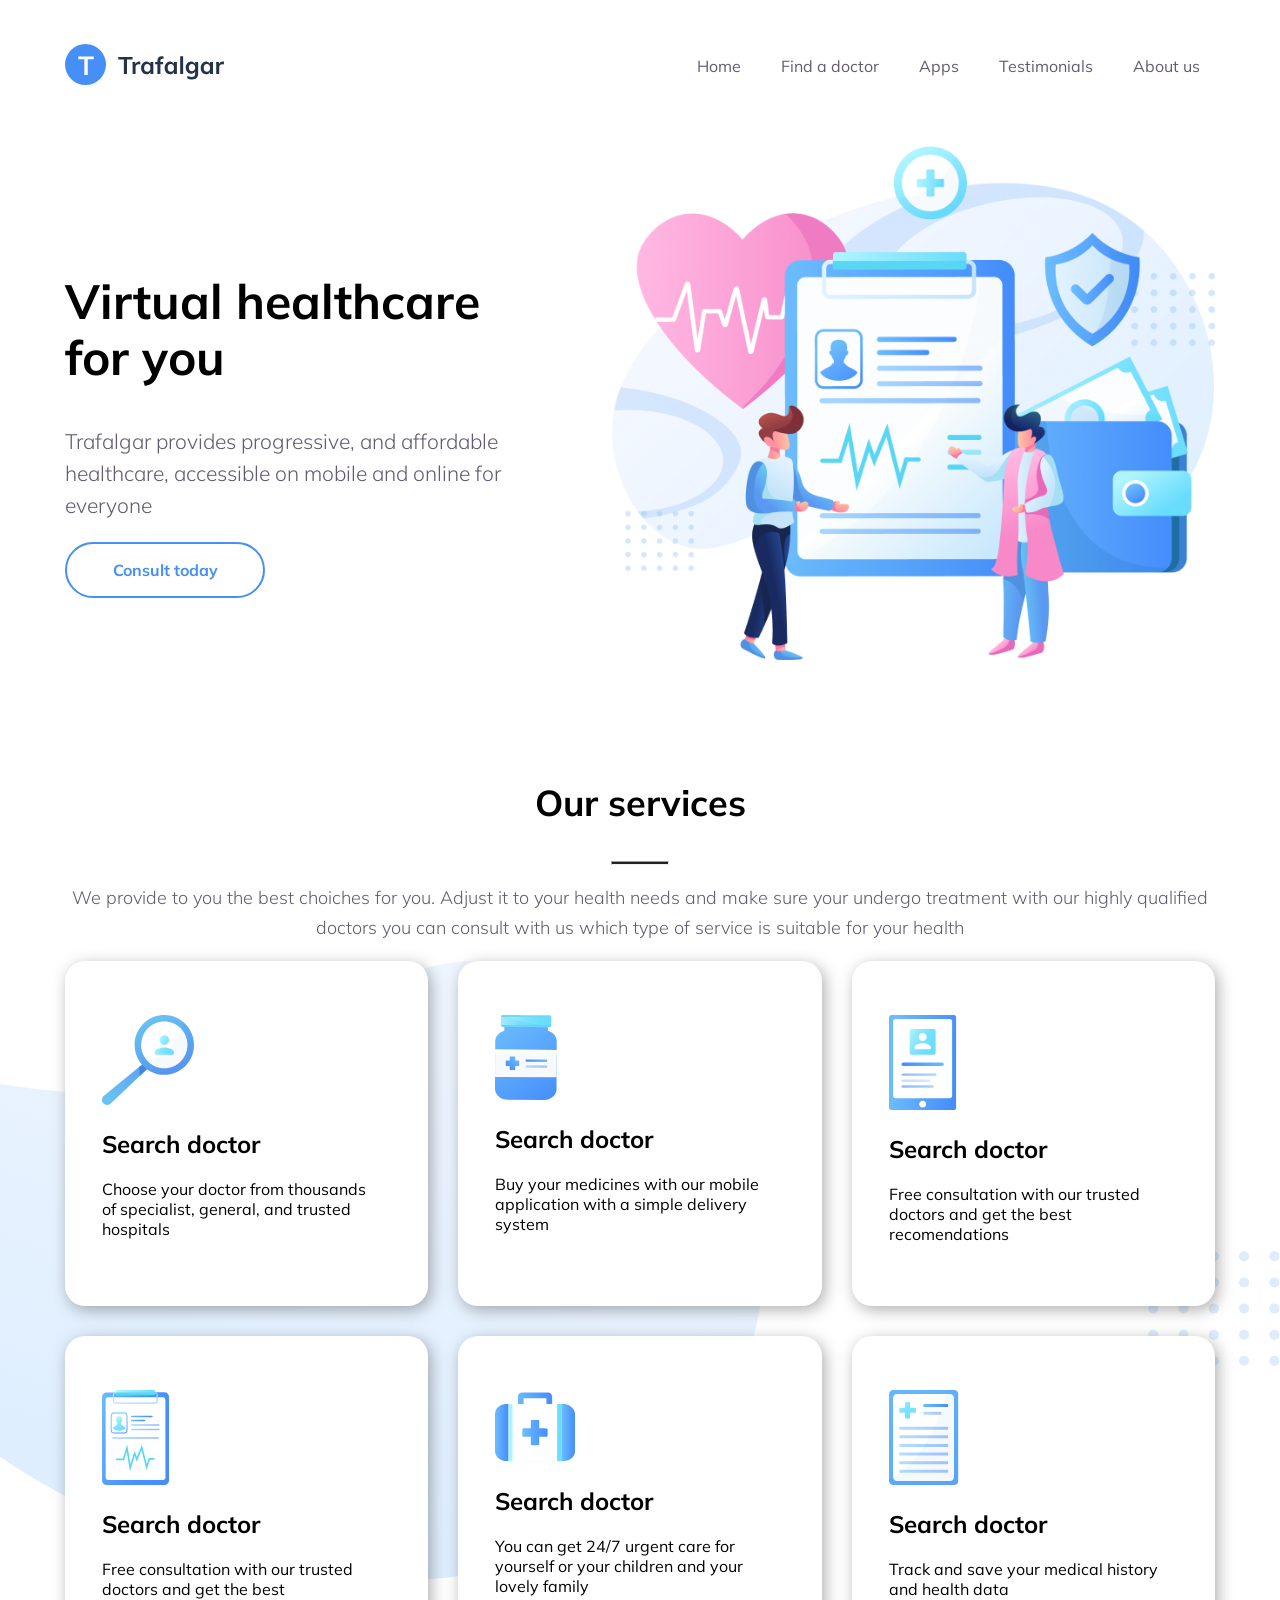
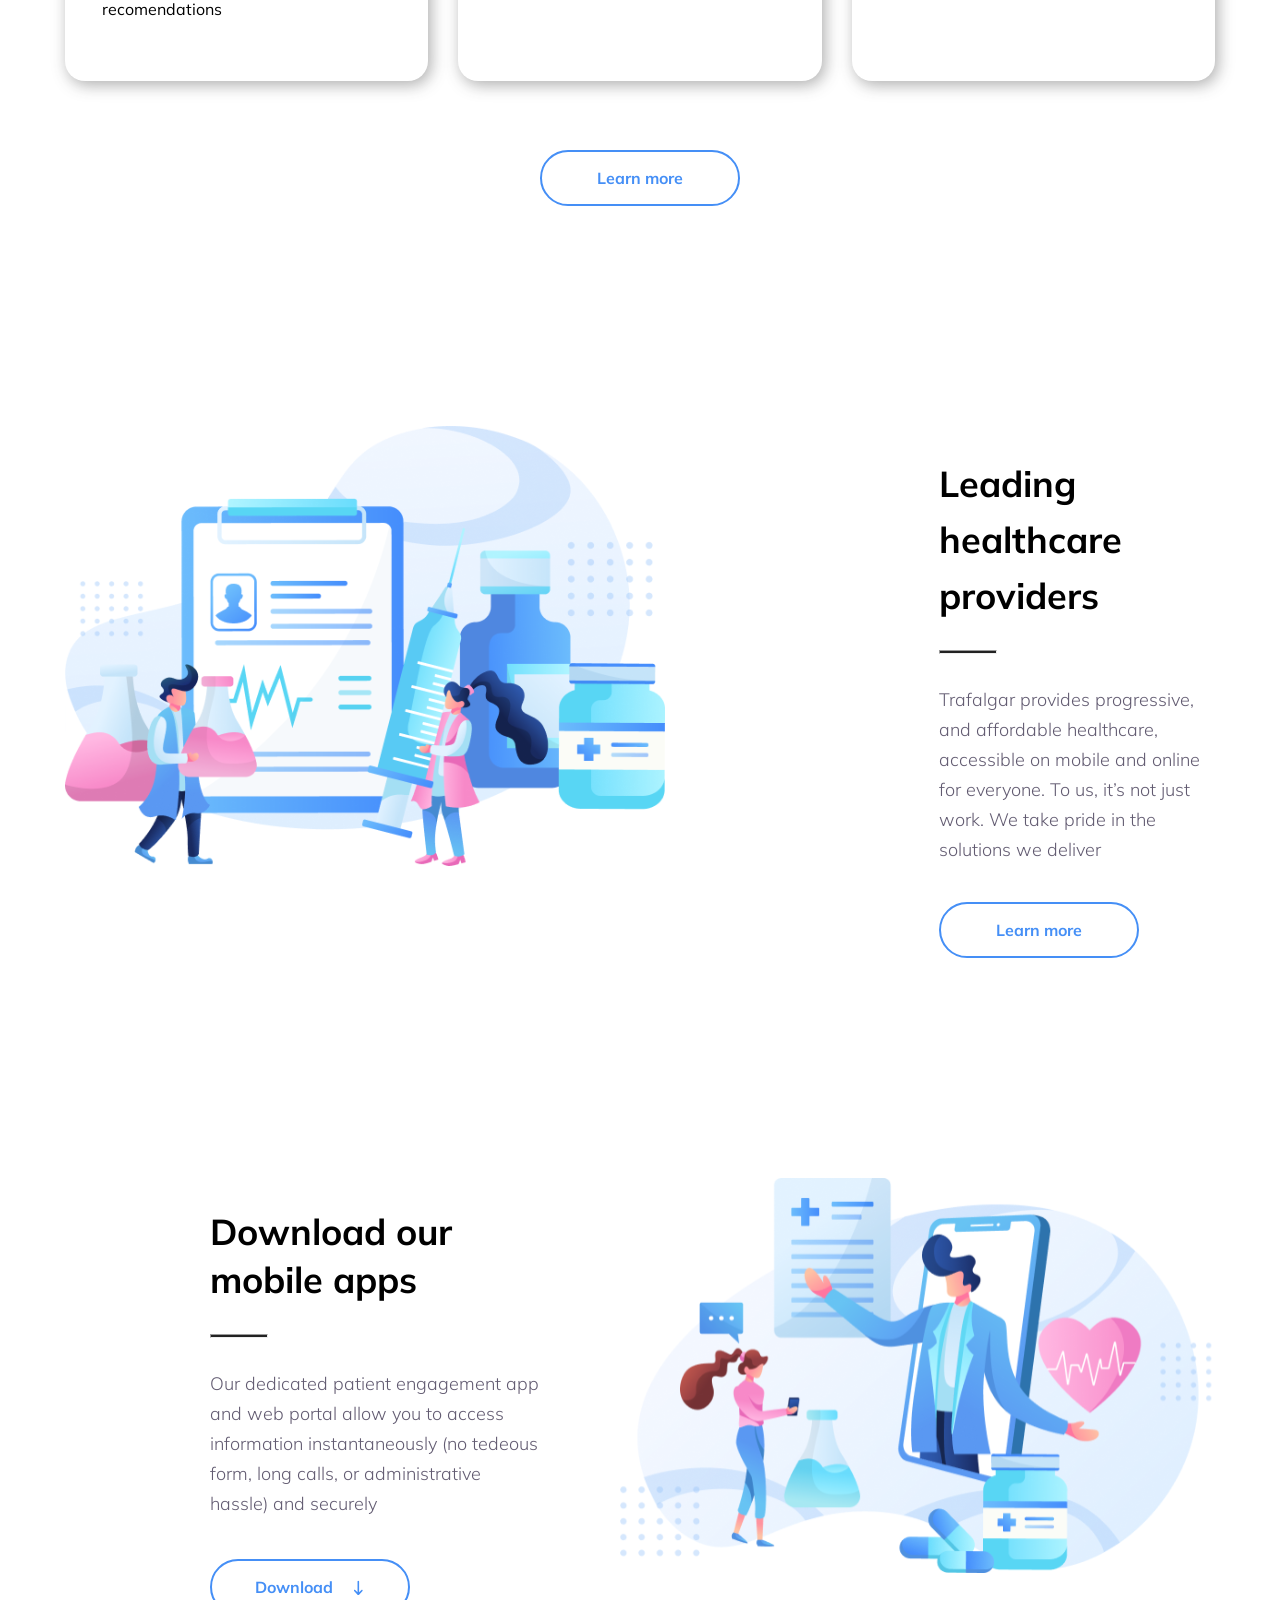
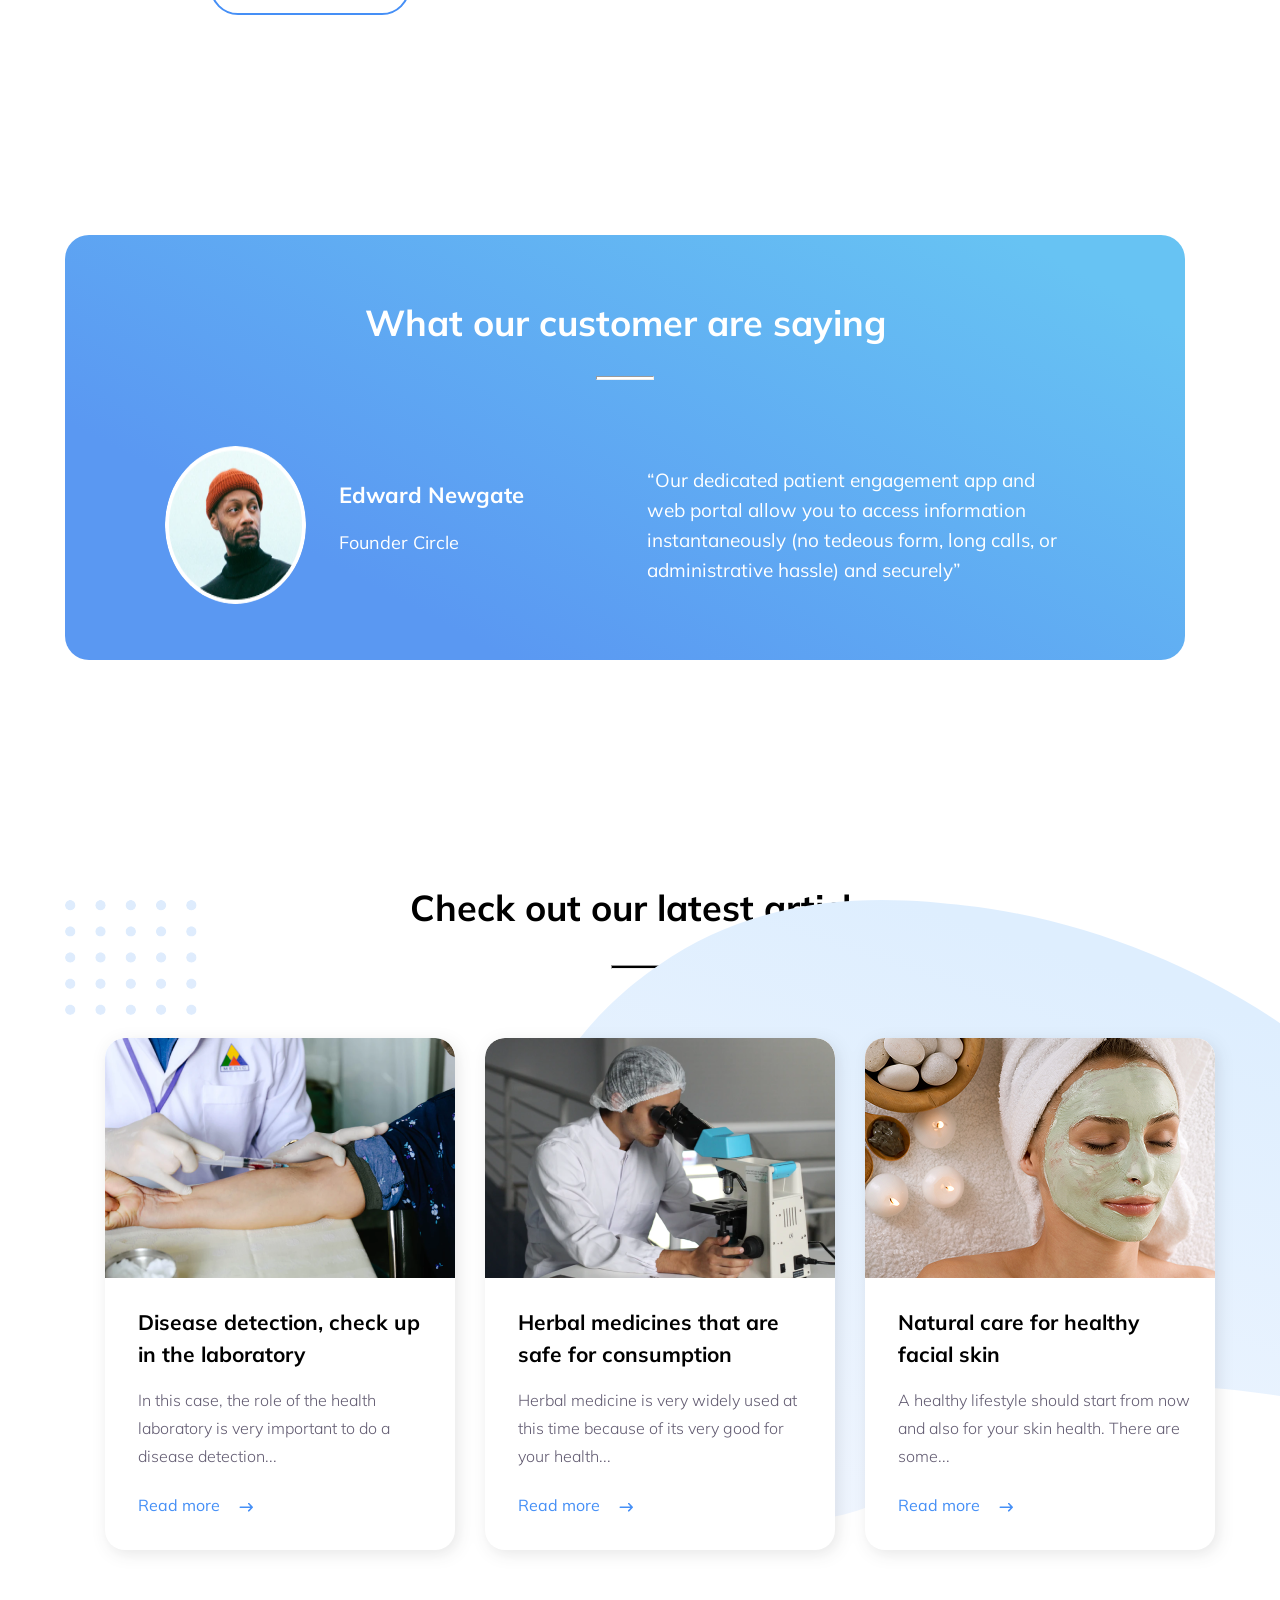
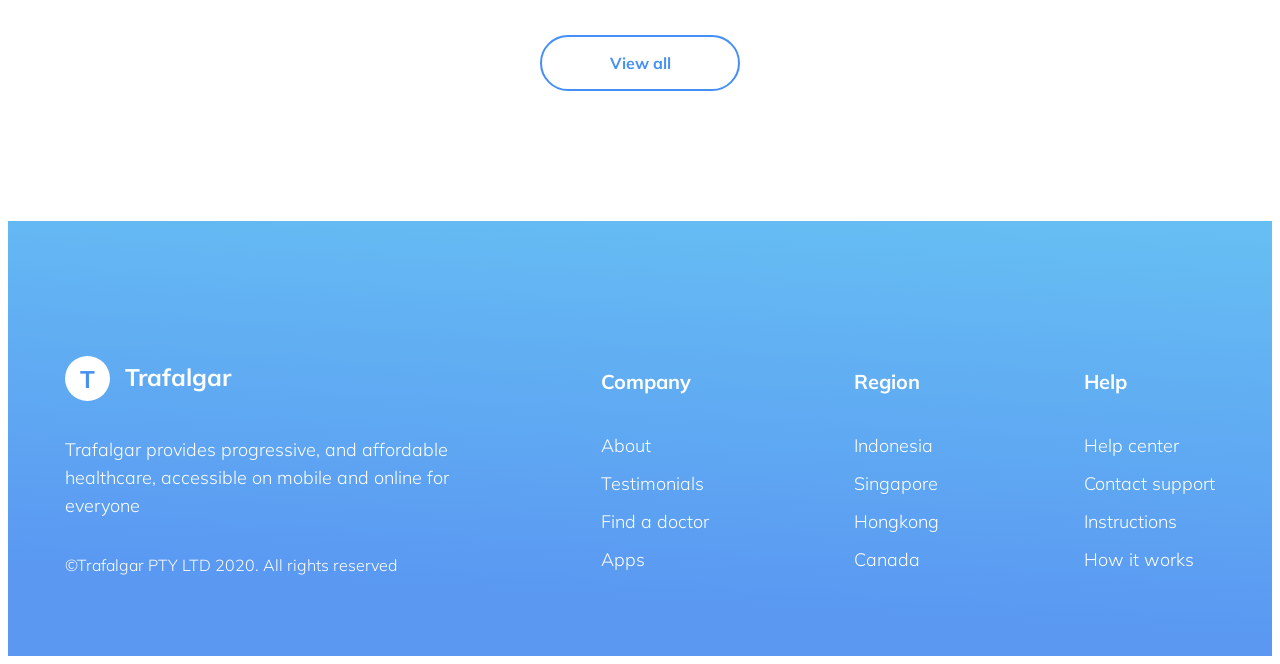
<file: index.html>
<!DOCTYPE html>
<html lang="en">

<head>
	<meta charset="UTF-8">
	<meta name="viewport" content="width=device-width, initial-scale=1.0">
	<title>Trafalgar</title>
	<link rel="preconnect" href="https://fonts.googleapis.com">
	<link rel="preconnect" href="https://fonts.gstatic.com" crossorigin>
	<link href="https://fonts.googleapis.com/css2?family=Mulish:ital,wght@0,200..1000;1,200..1000&display=swap"
		rel="stylesheet">
	<link rel="stylesheet" href="./css/style.css">
</head>

<body>
	<!-- header -->
	<div class="container">
		<header class="header">
			<a href="#" class="logo"><img src="./icons/logo.svg" alt="logo"></a>

			<ul class="navigation">
				<li class="navigation-li">
					<a href="#" class="navigation-a">Home</a>
				</li>
				<li class="navigation-li">
					<a href="#" class="navigation-a">Find a doctor</a>
				</li>
				<li class="navigation-li">
					<a href="#" class="navigation-a">Apps</a>
				</li>
				<li class="navigation-li">
					<a href="#" class="navigation-a">Testimonials</a>
				</li>
				<li class="navigation-li">
					<a href="#" class="navigation-a">About us</a>
				</li>
			</ul>
		</header>
	</div>
	<!-- <div class="container1">
		<div class="img"><img src="./imgs/element.svg" alt="" width="131" height="115"></div>
	</div> -->
	<!-- hero -->
	<div class="container">
		<section class="hero">
			<div class="hero-content">
				<h2 class="hero-text-title">Virtual healthcare
					for you</h2>
				<p class="hero-info">Trafalgar provides progressive, and affordable
					healthcare, accessible on mobile and online
					for everyone</p>
				<button class="consult-today btn" id="btn-today">Consult today</button>
			</div>
			<div class="hero-image">
				<img src="./imgs/trafalgar-header illustration 1.svg" alt="" width="603" class="image">
			</div>
		</section>
	</div>
	<!-- services -->
	<div class="container">
		<section class="services">
			<h2 class="services--title">Our services</h2>
			<hr class="services-hr">
			<p class="services--desc">We provide to you the best choiches for you. Adjust it to your health needs and make
				sure your undergo treatment with our highly qualified doctors you can consult with us which type of service is
				suitable for your health</p>
			<img src="./imgs/Vector-1.svg" alt="" class="element1">
			<img src="./imgs/element.svg" alt="" class="element2">
			<ul class="services--card-grid">
				<li class="services--card">
					<img src="./icons/lupa.svg" alt="">
					<h2 class="services-card-title">Search doctor</h2>
					<p class="services-card-desc">Choose your doctor from thousands of specialist, general, and trusted hospitals
					</p>
				</li>
				<li class="services--card">
					<img src="./icons/Frame.svg" alt="">
					<h2 class="services-card-title">Search doctor</h2>
					<p class="services-card-desc">Buy your medicines with our mobile application with a simple delivery system</p>
				</li>
				<li class="services--card">
					<img src="./icons/Frame (1).svg" alt="">
					<h2 class="services-card-title">Search doctor</h2>
					<p class="services-card-desc">Free consultation with our trusted doctors and get the best recomendations</p>
				</li>
				<li class="services--card">
					<img src="./icons/Frame (2).svg" alt="">
					<h2 class="services-card-title">Search doctor</h2>
					<p class="services-card-desc">Free consultation with our trusted doctors and get the best recomendations</p>
				</li>
				<li class="services--card">
					<img src="./icons/Frame (3).svg" alt="">
					<h2 class="services-card-title">Search doctor</h2>
					<p class="services-card-desc">You can get 24/7 urgent care for yourself or your children and your
						lovely family</p>
				</li>
				<li class="services--card">
					<img src="./icons/Frame (4).svg" alt="">
					<h2 class="services-card-title">Search doctor</h2>
					<p class="services-card-desc">Track and save your medical history and health data </p>
				</li>
			</ul>
			<button class="services-btn btn">Learn more</button>
		</section>
	</div>
	<!-- healthcare -->
	<div class="container">
		<section class="healthcare">
			<div class="healthcare-image">
				<img src="./imgs/trafalgar-illustration sec02 1.svg" alt="" width="600" class="healthcare-image">
			</div>
			<div class="healthcare-content">
				<h2 class="healthcare-title">Leading healthcare providers</h2>
				<hr class="healthcare-hr">
				<p class="healthcare-text">Trafalgar provides progressive, and affordable healthcare, accessible on mobile and
					online for everyone. To us, it’s not just work. We take pride
					in the solutions we deliver</p>
				<button class="healthcare-btn btn">Learn more</button>
			</div>
		</section>
	</div>
	<!-- apps -->
	<div class="container">
		<section class="apps">
			<div class="apps-content">
				<h2 class="apps-title">Download our
					mobile apps</h2>
				<hr class="apps-hr hr">
				<p class="apps-text">Our dedicated patient engagement app and
					web portal allow you to access information instantaneously (no tedeous form, long calls,
					or administrative hassle) and securely</p>
				<button class="apps-btn btn">
					Download
					<img src="./icons/Vector (1).svg" alt="" class="vector" width="15px">
				</button>
			</div>
			<div class="apps-image">
				<img src="./imgs/trafalgar-illustration sec03 1.svg" alt="" width="605" class="apps-image">
			</div>
		</section>
	</div>
	<!-- testimonials -->
	<div class="container">
		<section class="testimonials">
			<h2 class="testimonials-title">What our customer are saying</h2>
			<hr class="testimonials-hr hr">
			<div class="testimonials-cards">
				<div class="testimonials-card">
					<img src="./imgs/Group 5.png" alt="" class="user">
					<div class="testimonials-user-info">
						<h3 class="testimonials-name">Edward Newgate</h3>
						<p class="testimonials-role">Founder Circle</p>
					</div>
					<p class="testimonials-text">“Our dedicated patient engagement app and
						web portal allow you to access information instantaneously (no tedeous form, long calls,
						or administrative hassle) and securely”</p>
				</div>
			</div>
		</section>
	</div>
	<!-- articles -->
	<div class="container">
		<section class="articles">
			<h2 class="articles-title">Check out our latest article</h2>
			<hr class="articles-hr">
			<img src="./imgs/element.svg" alt="" class="element4">
			<img src="./imgs/Vector-1.svg" alt="" class="element3">

			<ul class="articles-cards">
				<li class="articles-card">
					<img src="./imgs/Mask Group.png" alt="" class="articles-img">
					<h3 class="articles-card-title">Disease detection, check
						up in the laboratory</h3>
					<p class="articles-card-text">In this case, the role of the health laboratory is very important to do
						a disease detection...</p>
					<a href="" class="articles-card-link">
						Read more
						<img src="./icons/Vector (1).svg" alt="" class="strelka">
					</a>
				</li>
				<li class="articles-card">
					<img src="./imgs/Mask Group-1.png" alt="" class="articles-img">
					<h3 class="articles-card-title">Herbal medicines that are
						safe for consumption</h3>
					<p class="articles-card-text">Herbal medicine is very widely used at this time because of its very good for
						your health...</p>
					<a href="" class="articles-card-link">
						Read more
						<img src="./icons/Vector (1).svg" alt="" class="strelka">
					</a>
				</li>
				<li class="articles-card">
					<img src="./imgs/image 3.png" alt="" class="articles-img">
					<h3 class="articles-card-title">Natural care for healthy
						facial skin</h3>
					<p class="articles-card-text">A healthy lifestyle should start from now and also for your skin health.
						There are some...</p>
					<a href="" class="articles-card-link">
						Read more
						<img src="./icons/Vector (1).svg" alt="" class="strelka">
					</a>
				</li>
			</ul>
			<button class="articles-btn btn">View all</button>
		</section>
	</div>
	<!-- foouter -->

	<footer>
		<div class="footer-content">
			<div class="container test">
				<div class="content">
					<div class="footer-logo">
						<h2 class="footer-logo-fon">T</h2>
						<h2 class="footer-logo-text">Trafalgar</h2>
					</div>
					<p class="footer-text">Trafalgar provides progressive, and affordable healthcare, accessible on mobile and
						online
						for everyone</p>
					<h4 class="footer-title">©Trafalgar PTY LTD 2020. All rights reserved</h4>
				</div>
				<ul class="footer-col">
					<li class="footer-list bold">Company</li>
					<li class="footer-list">About</li>
					<li class="footer-list">Testimonials</li>
					<li class="footer-list">Find a doctor</li>
					<li class="footer-list">Apps</li>
				</ul>
				<ul class="footer-col">
					<li class="footer-list bold">Region</li>
					<li class="footer-list">Indonesia</li>
					<li class="footer-list">Singapore</li>
					<li class="footer-list">Hongkong</li>
					<li class="footer-list">Canada</li>
				</ul>
				<ul class="footer-col">
					<li class="footer-list bold">Help</li>
					<li class="footer-list">Help center</li>
					<li class="footer-list">Contact support</li>
					<li class="footer-list">Instructions</li>
					<li class="footer-list">How it works</li>
				</ul>
			</div>
		</div>
	</footer>

</body>

</html>
</file>
<file: css/style.css>
:root{
	--dark-main: #000;
	--dark-gray:rgba(31, 21, 52, 0.7);
	--blue-main:rgba(69, 143, 246, 1);
	--mulish:'Mulish', sans-serif;
}

*{
	font-family: var(--mulish);
}
.container{
	max-width: 1150px;
	margin-right: auto;
	margin-left: auto;
}
.container1{
	max-width: 1550px;
	margin-right: auto;
	margin-left: auto;
}

/* START OF HEADER */
.header {
	display: flex;
	justify-content: space-between;
	align-items: center;
	margin-top: 40px;
	margin-bottom: 48px;
}
.navigation {
	display: flex;
}
.navigation-li {
	margin-right: 40px;
	list-style: none;
}
.navigation-li:last-child{
	margin-right: 0;
	margin-right: 15px;
}
.navigation-a {
	display: inline-block;
	text-decoration: none;
	font-weight: 400;
	font-style: 18px;
	color: var(--dark-gray);
	transition: 0.2s;
}
.navigation-a:hover{
	padding-bottom: 5px;
	border-bottom: 2px solid #222;
}
.navigation-a:active{
	transform: scale(1.10);
	color: var(--dark-main);
}
/* END OF HEADER */

/* START OF HERO */
.hero {
	display: flex;
	justify-content: space-between;
	align-items: center;
	margin-bottom: 111px;
}
.hero-content {
	width: 445px;
	height: 338px;
	margin-right: 100px;
}
.hero-text-title {
	font-weight: 700;
	font-size: 48px;
	line-height: 56px;
}
.hero-info {
	font-weight: 300;
	font-size: 21px;
	line-height: 32px;
	color: var(--dark-gray);
}
.btn {
	width: 200px;
	height: 56px;
	border-radius: 55px;
	border: 2px solid var(--blue-main);
  background-color: #ffffff00;
	font-size: 16px;
	font-weight: 700;
	color: var(--blue-main);
}

.btn:hover{
	background-color: var(--blue-main);
	color: #fff;
}
/* END OF HERO */

/* START OF SERVICES */
.services{
	margin-bottom: 220px;
}
.services--title {
	display: flex;
	justify-content: center;
	font-weight: 700;
	font-size: 36px;
	line-height: 56px;
}
.services-hr{
	width: 56px;
	height: 2px;
	background-color: #222;
}
.services--desc {
	display: flex;
	justify-content: center;
	text-align: center;
	font-weight: 300;
	font-size: 18px;
	line-height: 30px;
	color: var(--dark-gray);
}
.element1 {
		position: absolute;
	z-index: 1;
	left: 0;
}
.element2 {
	position: absolute;
	z-index: 1;
	right: 0;
	top: 1251px;
}
.services--card-grid {
	position: relative;
	z-index: 2;
	display: grid;
	grid-template-columns: repeat(3,1fr);
	gap: 30px;
	margin-bottom: 69px;
	padding-left: 0;
}
.services--card {
	background-color: rgb(255, 255, 255);
	border-radius: 20px;
	list-style: none;
	padding: 54px 45px 46px 37px;
	filter: drop-shadow(3px 4px 8px #2222225d);
}
.services--card:hover {
	transform: translateY(-10px);
	transition: 0.3s;
}
.services--card:active {
	transform: scale(1.10);
}
.services-btn {
	display: flex;
	align-items: center;
	text-align: center;
	justify-content: center;
	margin-left: auto;
	margin-right: auto;
	width: 200px;
	height: 56px;
	border-radius: 55px;
	border: 2px solid var(--blue-main);
  background-color: #ffffff00;
	font-size: 16px;
	font-weight: 700;
	color: var(--blue-main);
}
.services-btn:hover{
		background-color: var(--blue-main);
	color: #fff;
}
/* END OF SERVICES */


/* START OF HEALTHCARE */
.healthcare {
	display: flex;
	justify-content: space-between; 
	margin-bottom: 220px;
}
.healthcare-image {
	margin-right: 137px;
}

.healthcare-title {
	font-weight: 700;
	font-size: 36px;
	line-height: 56px;
	margin-bottom: 26px;
}
.healthcare-hr {
	width: 56px;
	height: 2px;
	background-color: #222;
	margin-left: 0;
	margin-bottom: 31px;
}
.healthcare-text {
	font-weight: 300;
	font-size: 18px;
	line-height: 30px;
	color: var(--dark-gray);
	margin-bottom: 37px;
}
/* END OF HEALTHCARE */


/* START OF APPS */
.apps {
	display: flex;
	justify-content: space-between;
	margin-bottom: 220px;
}
.apps-content {
	margin-left: 145px;
	margin-right: 70px;
}
.apps-title {
	font-weight: 700;
	font-size: 36px;
	line-height: 48px;
	margin-bottom: 30px;
}
.apps-hr {
	width: 56px;
	height: 2px;
	background-color: #222;
	margin-left: 0;
	margin-bottom: 31px;
}
.apps-text {
	font-weight: 300;
	font-size: 18px;
	line-height: 30px;
	color: var(--dark-gray);
	margin-bottom: 40px;
}
.vector {
	margin-left: 14px;
	transform: rotate(-90deg);
}
/* END OF APPS */

/* START OF TESTIMONIALS */
.testimonials {
	width: 1120px;
	height: 425px;
	background: linear-gradient(208.18deg,
	 #67C3F3 9.05%,
	 #5A98F2 76.74%);
	 border-radius: 24px;
	 color: #fff;
	 margin-bottom: 220px;
}
.testimonials-title {
	display: flex;
	justify-content: center;
	padding-top: 64px;
	font-weight: 700;
	font-size: 36px;
	line-height: 48px;
}
.testimonials-hr {
	width: 56px;
	height: 2px;
	background-color: #fff;
	margin-bottom: 66px;
}
.testimonials-card {
	display: flex;
	justify-content: space-between;
}
.user {
	border-radius: 50%;
	margin-left: 100px;
	margin-right: 28px;
}

.testimonials-name {
	font-weight: 700;
	font-size: 22px;
	line-height: 48px;
	margin: 0;
	margin-top: 25px;
}
.testimonials-role {
	font-weight: 400;
	font-size: 18px;
	line-height: 48px;
	margin: 0;
}
.testimonials-text {
	width: 420px;
	height: 120px;
	margin-right: 118px;
	margin-left: 118px;
	font-weight: 400;
	font-size: 19px;
	line-height: 30px;
}
/* END OF TESTIMONIALS */


/* START OF ARTICLES */
.articles {
	margin-bottom: 130px;
}
.articles-title {
	font-weight: 700;
	font-size: 36px;
	line-height: 56px;
	display: flex;
	justify-content: center;
}
.articles-hr {
	width: 56px;
	height: 2px;
	background-color: #000;
	margin-bottom: 69px;
}
.articles-cards {
	display: flex;
	justify-content: space-between;
	filter: drop-shadow(3px 4px 8px #2222221c);
  position: relative;
	z-index: 2;
}
.articles-card {
	width: 350px;
	height: 512px;
	list-style: none;
	border-radius: 20px;
	background-color: #fff;
	margin-bottom: 69px;
}
.articles-card:hover {
	transform: translateY(-10px);
	transition: 0.3s;
}
.articles-card:active {
	transform: scale(1.10);
}
.articles-img {
	border-top-left-radius: 20px;
	border-top-right-radius: 20px;
}
.articles-card-title {
	font-weight: 700;
	font-size: 21px;
	line-height: 32px;
	margin: 24px 24px 12px 33px;
}
.articles-card-text {
	font-weight: 300;
	font-size: 16px;
	line-height: 28px;
	margin-right: 24px;
	margin-left: 33px;
	color: var(--dark-gray);
	margin-bottom: 25px;
}
.articles-card-link {
	text-decoration: none;
	color: var(--blue-main);
	margin-left: 33px;
}
.strelka {
	width: 14px;
	margin-left: 15px;
	transform: rotate(-180deg);
}
.articles-btn {
	display: flex;
	justify-content: center;
	align-items: center;
	text-align: center;
	margin-right: auto;
	margin-left: auto;
}
.element3{
	position: absolute;
	top: 4100px;
	right: 0;
  transform: rotate(-180deg);
}
.element4{
	position: absolute;
	top: 4100px;
}
/* END OF ARTICLES */

/* START OF FOOTER*/
footer{
	color: #fff;
}
.footer-content {
background:
 linear-gradient(183.41deg,
  #67C3F3 -8.57%,
	 #5A98F2 82.96%);

}
.test{
	display: flex;
	justify-content: space-between;
	 height: 320px;
	 padding-top: 115px;
}
.footer-logo {
	display: flex;
	text-align: center;
	align-items: center;
}
.footer-logo-fon {
	display: flex;
	justify-content: center;
	align-items: center;
	width: 45px;
	height: 45px;
	background-color: #fff;
	border-radius: 50%;
	margin-right: 15px;
	margin-bottom: 17px;
	color: var(--blue-main);
}
.footer-logo-text {
	color: #fff;
}
.footer-text {
	width: 391px;
	height: 84px;
	font-weight: 300;
	font-size: 18px;
	line-height: 28px;
	margin-bottom: 31px;
}
.footer-title {
	font-weight: 300;
	font-size: 16px;
	line-height: 28px;
}
.footer-col {
padding: 0;
}
.footer-list {
	list-style: none;
	font-weight: 300;
	font-size: 18px;
	line-height: 38px;
}
.bold {
	font-weight: 700;
	margin-bottom: 15px;
	font-size: 20px;
	line-height: 60px;
}
/* END OF FOOTER */


@media (max-width: 500px) {
	.container {
		max-width: 380px;
		margin-left: auto;
		margin-right: auto;
	}
.navigation {
	display: none;
}
.hero {
	flex-direction: column;
}
.hero-content {
	margin: 0;
	width: 300px;
	height: 300px;
	margin: auto;
	text-align: center;
	margin-bottom: 20px;
}
.hero-text-title {
	font-size: 32px;
	line-height: 40px;
}
.hero-info {
	font-size: 16px;
	line-height: 24px;
}
.consult-today:active{
 	transform: scale(1.10);
	background-color: var(--blue-main);	
}
.image {
	display: flex;
	margin-left: auto;
	margin-right: auto;
	width: 90%;
}
.services {
	margin-bottom: 100px;
}
.services--title {
	font-size: 32px;
	line-height: 40px;
}

.services--desc {
	font-size: 16px;
	line-height: 24px;
	margin-bottom: 28px;
}
.element1 {
	display: none;
}
.element2 {
	display: none;
}
.services--card-grid {
	display: flex;
	flex-direction: column;
	align-items: center;
	width: 95%;
}
.healthcare {
	flex-direction: column-reverse;
	text-align: center;
	margin-bottom: 100px;
}
.healthcare-image {
	width: 98%;
	margin: 0;
}
.healthcare-content {
	width: 90%;
	height: 400px;
}
.healthcare-title {
	font-size: 32px;
	line-height: 40px;
	margin-bottom: 28px;
	margin-right: auto;
	margin-left: auto;
}
.healthcare-hr {
	display: flex;
	margin-left: auto;
	margin-right: auto;
}
.healthcare-text {
	font-size: 16px;
	line-height: 24px;
	margin-bottom: 28px;
}
.apps {
	flex-direction: column;
	text-align: center;
	margin: 0;
}
.apps-content {
	margin: 0;
	width: 90%;
	height: 450px;
}
.apps-title {
	font-size: 32px;
	line-height: 40px;
	margin-bottom: 28px;
}
.apps-hr {
	display: flex;
	margin-left: auto;
	margin-right: auto;
}
.apps-text {
	font-size: 16px;
	line-height: 24px;
	margin-bottom: 28px;
}
.vector {
	display: none;
}
.apps-image {
	width: 90%;
}
.testimonials {
	display: none;
}
.articles-title {
	font-size: 32px;
	line-height: 40px;
	display: flex;
	justify-content: center;
	text-align: center;
}
.element4 {
	display: none;
}
.element3 {
	display: none;
}
.articles-cards {
	flex-direction: column;
	padding: 0;
}
.articles-card {	
	margin-left: auto;
	margin-right: auto;
}

.content {
	display: flex;
	justify-content: center;
	align-items: center;
	text-align: center;
	margin-left: auto;
	margin-right: auto;
}

.footer-text {
	display: none;
}
.footer-title {
	display: none;
}
.footer-col {
	display: none;
}
.footer-list {
	display: none;
}
.bold {
	display: none;
}
}
</file>
